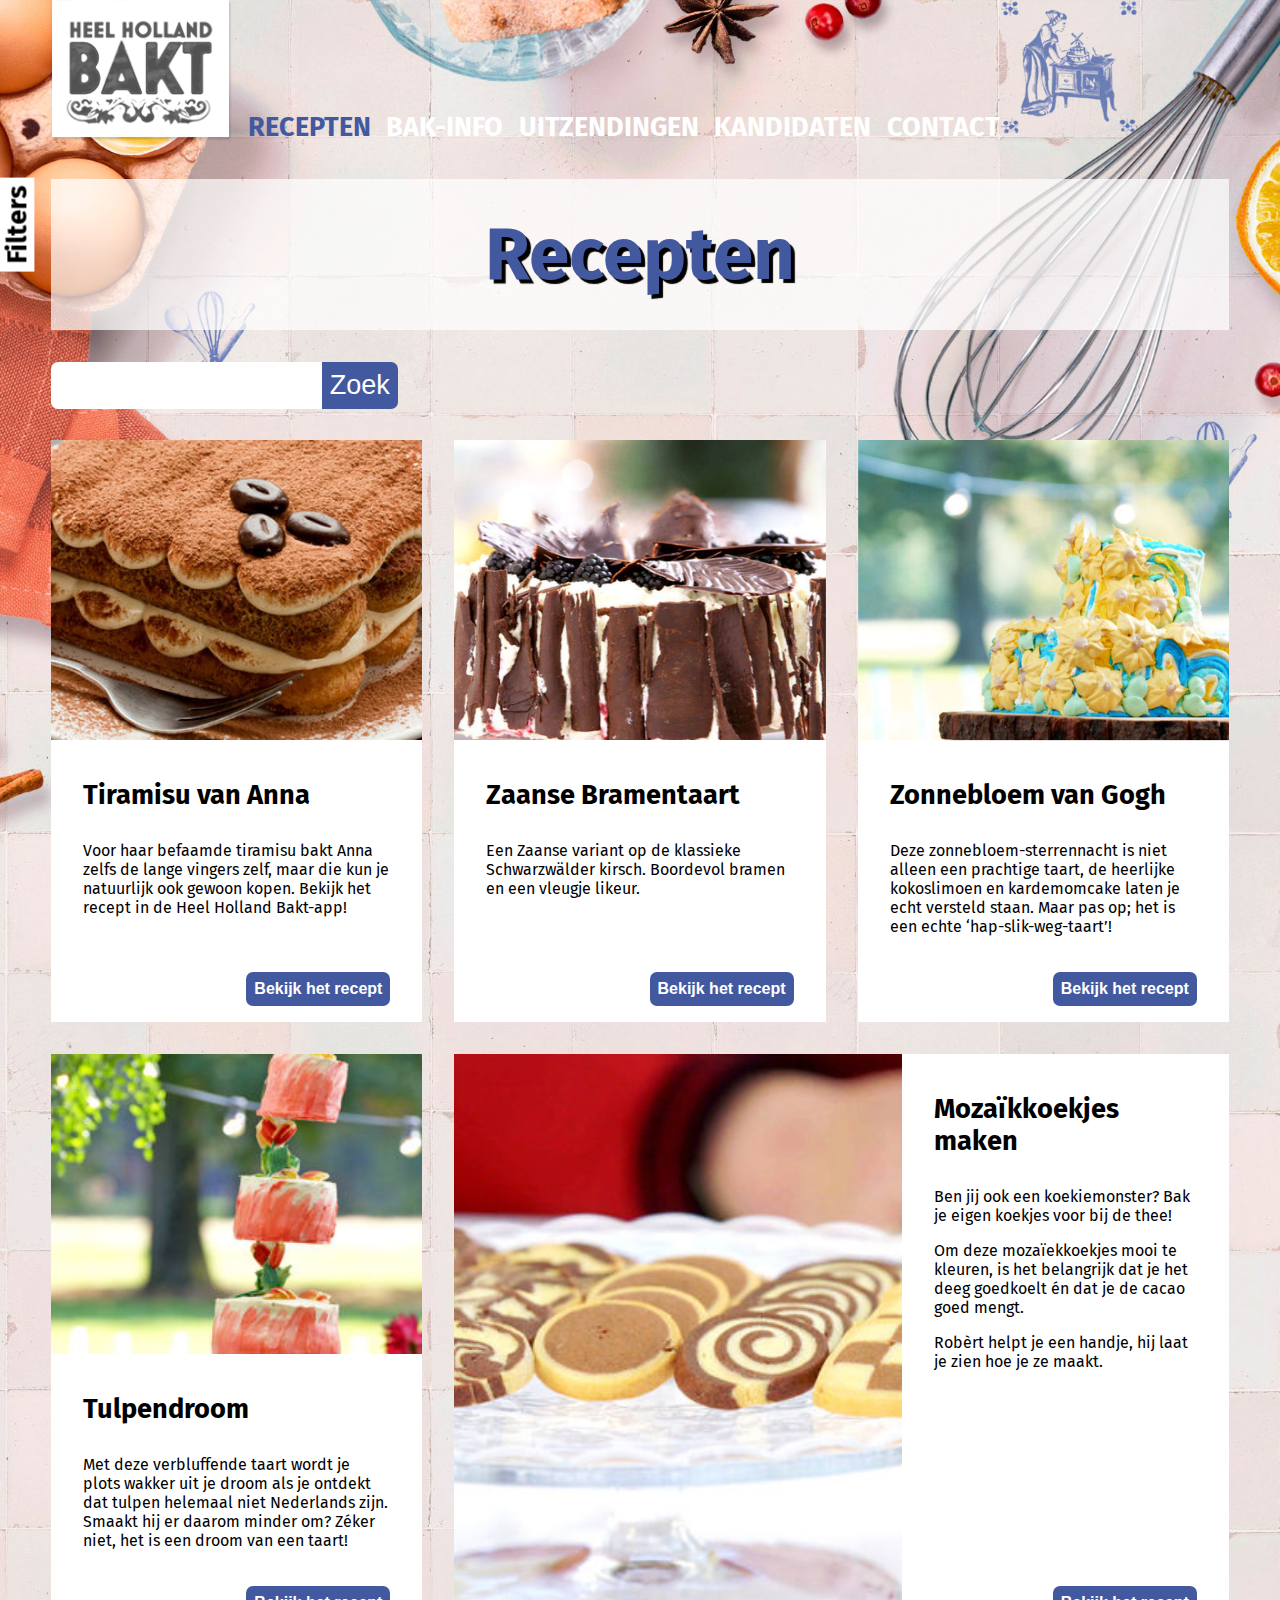
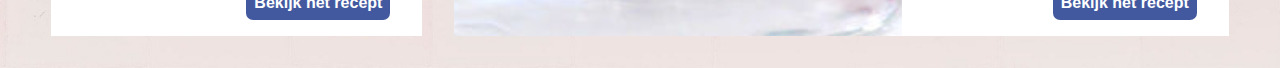
<file: index.html>
<!DOCTYPE html>
<html lang="nl">
	<head>
		<meta charset="UTF-8">
		<title>Heel Holland Bakt</title>
		<meta name="viewport" content="width=device-width, initial-scale=1">
		<link rel="stylesheet" type="text/css" href="css/style.css">
		<link href="https://fonts.googleapis.com/css?family=Fira+Sans:400,500&display=swap" rel="stylesheet">
	</head>

	<body class="receptenpagina">
		<header>
			<nav>
				<a href="home.html"><img src="img/logo.png"></a>
				<ul>
					<li><a href="index.html">RECEPTEN</a></li>
					<li><a href="">BAK-INFO</a></li>
					<li><a href="">UITZENDINGEN</a></li>
					<li><a href="">KANDIDATEN</a></li>
					<li><a href="contact.html">CONTACT</a></li>
				</ul>
			</nav>
		</header>

		<main>
			<section>
				<h1>Recepten</h1>

				<h2 class="h2f">Filters</h2>

				<form class="filters">
					<fieldset>
						<legend>Soort recept</legend>
							<label for="taart">
								<input type="checkbox" name="taart" id="taart">
								Taart
							</label>
							<label for="cake">
								<input type="checkbox" name="cake" id="cake">
								Cake
							</label>
							<label for="hartig">
								<input type="checkbox" name="hartig" id="hartig">
								Hartig
							</label>
							<label for="brood">
								<input type="checkbox" name="brood" id="brood">
								Brood
							</label>
							<label for="koekjes">
								<input type="checkbox" name="koekjes" id="koekjes">
								Koekjes
							</label>
						<legend>Moeilijkheidsgraad</legend>
							<label for="makkelijk">
								<input type="checkbox" name="makkelijk" id="makkelijk">
								Makkelijk
							</label>
							<label for="goedtedoen">
								<input type="checkbox" name="goedtedoen" id="goedtedoen">
								Goed te doen
							</label>
							<label for="moeilijk">
								<input type="checkbox" name="moeilijk" id="moeilijk">
								Moeilijk
							</label>
							<label for="gevorderd">
								<input type="checkbox" name="gevorderd" id="gevorderd">
								Gevorderd
							</label>
							<button>Filter</button>
					</fieldset>
					
				</form>

				<div class="zoek">
						<input type="search" name="zoeken"><button>Zoek</button>
				</div>
				<div class="recepten">
					<article class="recept">
						<div class="flipcontainer">
						<div class="kaart">
							<div class="voor">
								<img src="img/tiramisu-anna.jpg">
							</div>
							<div class="achter">
								<img src="img/anna.jpeg">
							</div>
						</div>
						</div>
						<div class="inhoud">
							<h2>Tiramisu van Anna</h2>
							<p>Voor haar befaamde tiramisu bakt Anna zelfs de lange vingers zelf, maar die kun je natuurlijk ook gewoon kopen. Bekijk het recept in de Heel Holland Bakt-app!</p>
							<button>Bekijk het recept</button>
						</div>
					</article>
					<article class="recept">
						<div class="flipcontainer">
						<div class="kaart">
							<div class="voor">
								<img src="img/bramentaart.jpg">
							</div>
							<div class="achter">
								<img src="img/maroeska.jpg">
							</div>
						</div>
						</div>
						<div class="inhoud">
							<h2>Zaanse Bramentaart</h2>
							<p>Een Zaanse variant op de klassieke Schwarzwälder kirsch. Boordevol bramen en een vleugje likeur.</p>
							<button>Bekijk het recept</button>
						</div>
					</article>
					<article class="recept">
						<div class="flipcontainer">
						<div class="kaart">
							<div class="voor">
								<img src="img/zonnebloem.jpg">
							</div>
							<div class="achter">
								<img src="img/anna.jpeg">
							</div>
						</div>
						</div>
						<div class="inhoud">
							<h2>Zonnebloem van Gogh</h2>
							<p>Deze zonnebloem-sterrennacht is niet alleen een prachtige taart, de heerlijke kokoslimoen en kardemomcake laten je echt versteld staan. Maar pas op; het is een echte ‘hap-slik-weg-taart’!</p>
							<button>Bekijk het recept</button>
						</div>
					</article>
					<article class="recept">
						<div class="flipcontainer">
						<div class="kaart">
							<div class="voor">
								<img src="img/tulpendroom.jpg">
							</div>
							<div class="achter">
								<img src="img/anna.jpeg">
							</div>
						</div>
						</div>
						<div class="inhoud">
							<h2>Tulpendroom</h2>
							<p>Met deze verbluffende taart wordt je plots wakker uit je droom als je ontdekt dat tulpen helemaal niet Nederlands zijn. Smaakt hij er daarom minder om? Zéker niet, het is een droom van een taart!</p>
							<button>Bekijk het recept</button>
						</div>
					</article>
					<article class="video">
						<img src="img/mozaikkoekjes.jpg">
						<div class="inhoud">
							<h2>Mozaïkkoekjes maken</h2>
							<p>Ben jij ook een koekiemonster? Bak je eigen koekjes voor bij de thee!</p>
							<p>Om deze mozaïekkoekjes mooi te kleuren, is het belangrijk dat je het deeg goedkoelt én dat je de cacao goed mengt.</p>
							<p>Robèrt helpt je een handje, hij laat je zien hoe je ze maakt.</p>
							<button>Bekijk het recept</button>
						</div>
					</article>
				</div>
			</section>
		</main>
		<footer>
			
		</footer>
		<script src="js/script.js"></script>
	</body>
</html>
</file>
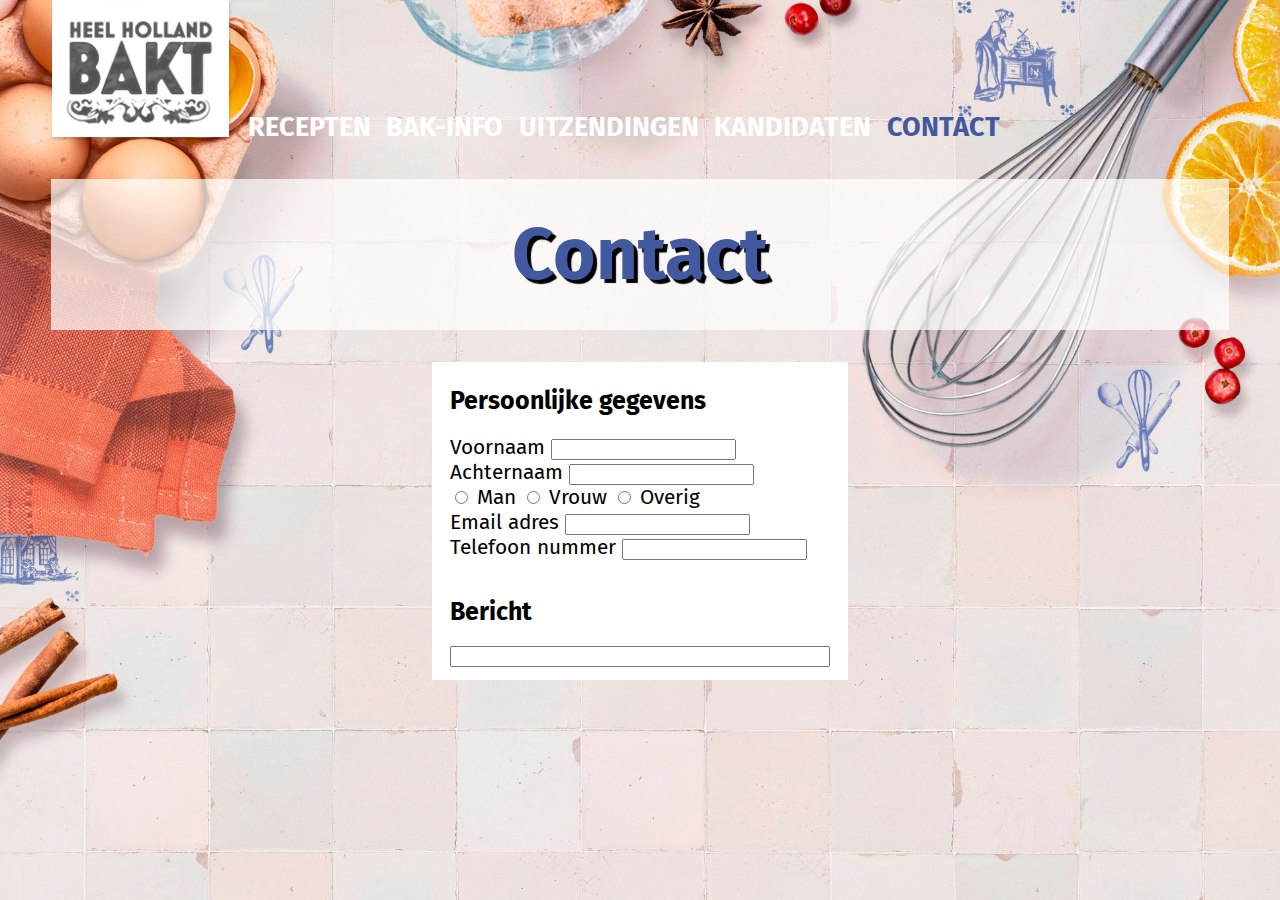
<file: contact.html>
<!DOCTYPE html>
<html lang="nl">
	<head>
		<meta charset="UTF-8">
		<title>Heel Holland Bakt</title>
		<meta name="viewport" content="width=device-width, initial-scale=1">
		<link rel="stylesheet" type="text/css" href="css/style.css">
		<link href="https://fonts.googleapis.com/css?family=Fira+Sans:400,500&display=swap" rel="stylesheet">
	</head>

	<body class="contactpagina">
		<header>
			<nav>
				<a href="home.html"><img src="img/logo.png"></a>
				<ul>
					<li><a href="index.html">RECEPTEN</a></li>
					<li><a href="">BAK-INFO</a></li>
					<li><a href="">UITZENDINGEN</a></li>
					<li><a href="">KANDIDATEN</a></li>
					<li><a href="contact.html">CONTACT</a></li>
				</ul>
			</nav>
		</header>

		<main>
			<section>
				<h1>Contact</h1>
				<form class="contact">
					<fieldset>
						<legend>Persoonlijke gegevens</legend>
						<label for="taart">
								Voornaam
								<input type="text" name="vnaam" id="vnaam">
						</label>
						<label for="taart">
								Achternaam
								<input type="text" name="anaam" id="anaam">
						</label>
						<div class="gender">
							<label for="taart">
								<input type="radio" name="gender" id="man">
								Man
							</label>
							<label for="taart">
								<input type="radio" name="gender" id="vrouw">
								Vrouw
							</label>
							<label for="taart">
								<input type="radio" name="gender" id="overig">
								Overig
							</label>
						</div>
						<label for="taart">
								Email adres
								<input type="email" name="email" id="email">
						</label>
						<label for="taart">
								Telefoon nummer
								<input type="tel" name="telefoon" id="telefoon">
						</label>
					</fieldset>
					<fieldset>
						<legend>Bericht</legend>
								<input type="textarea" name="bericht" id="bericht">
					</fieldset>
				</form>
			</section>
		</main>
		<footer>
			
		</footer>
		<script src="js/script.js"></script>
	</body>
</html>
</file>
<file: css/style.css>
*{
	box-sizing: border-box;
}
  
body{
	margin: 0;
	padding: 0;
	font-family: 'Fira Sans', sans-serif;
	font-size: 1.3em;
	background-image: url('../img/Achtergrondplaat.jpg');
	background-position: top;
	background-size: cover;
	background-repeat: no-repeat;
}

h1{
	text-align: center;
	font-size: 3.5em;
	color: rgb(67,89,159);
	text-shadow: 4px 4px 1px black;
	background-color: rgba(256,256,256,0.7);
	padding: 2rem 0;
	margin:  2rem 0;
}

h2{
	font-size: 1.7rem;
}

p{
 font-size: 1rem;
 padding:0.5rem 0;
 margin:0;
}

section{
	margin: 0 4vw 2rem 4vw;
}

/* Navigatie */
nav{
	display:flex;
	flex-direction: row;
}

nav ul{
	list-style-type: none;
	margin: 0;
	padding: 0;
	display: flex;
	flex-direction: row;
	align-items: flex-end;
	flex-wrap: wrap;
}

nav img{
	min-height: 3.2em;
	height: 11vw;
	padding: 0 0.75em 0 4vw; 
	display: inline;
}

nav img:hover{
	filter: grayscale(100%);
}

nav li{
	padding: 0.2em 0.75em 0.2em 0em;
}

nav li a:focus{
	/*background-color: rgba(77,77,77,0.2);*/
	outline: none;
	text-decoration: overline white;
}

nav li a:active{
	text-decoration: none;
}

nav li a{
	text-decoration: none;
	font-size: 1.3em;
	font-weight: 700;
	color: white;
	transition: border-bottom .2s linear, margin .4s ease-in;
	/*transition: font-size .4s ease-in;*/
}

nav li a:hover{
	color: rgb(67,89,159);
	border-bottom: 3px solid rgb(67,89,159);
	margin: 7px;
/*	font-size: 1.4em;*/
}

.receptenpagina [href="index.html"], .contactpagina [href="contact.html"] {
	color: rgb(67,89,159);
}

/* Einde navigatie*/

/*Zoekbalk recepten*/
.zoek{
	margin-bottom: 1.5em;
	width:100vw;
}

input[type=search] {
  border: none;
  padding: 0.3em;
  font-size: 1.3em;
  border-radius: 7px 0 0 7px;
  width: 10em;
  transition: width .9s ease-in;
}

input[type=search]:focus{
	width: 85vw;
	outline: 0;
}

button{
  background-color:rgb(67,89,159);
  border: none;
  color: white;
  padding: 0.3em;
  font-size: 1.3em;
  border-radius: 0 7px 7px 0;
}

.zoek button:hover{
	background-color: rgb(50,50,50);
}
/*Einde zoekbalk recepten*/

/*Filters*/
.filters{
	position: fixed;
	/*top: 2em;*/
	width: 12em;
	background-color: white;
	z-index: 10;
	margin-left: -20em;
	margin-top: -8.8em;
	transition: margin 1.5s cubic-bezier(.51,.06,.57,1.82);
}

.h2f{ /*Filter knop*/
	margin-top: -5.7em;
	padding: 0.1rem 0.5rem;
	position: fixed;
	left: -1.1em;
	transform: rotate(-90deg);
	cursor: pointer;
	background-color: white;
	z-index: 10;
	font-size: 1.7rem;
}

.showfilter{
	margin-left:-0.2em;
}	

fieldset{
	position: relative;
	border-style: none;
	display:flex;
	flex-direction: column;
}

legend{
	font-size: 1.2em;
	font-weight: 700;
	padding: 1.5rem 0 0.75rem 0;
	margin:0;
}

form button{
	font-size: 1em;
	border-radius: 7px;
	margin: 1em 1em 0.5em 7.3em;
}

input[type='checkbox']{ /*Bron:https://www.youtube.com/watch?v=K1sL3wPisJw;*/
	position: relative;
	top:5px;
	width: 2em;
	height: 2em;
	-webkit-appearance: none;
	outline: none;
	transition: .5s;
	margin-right: 1em;
	margin-bottom: 0.5em;
}

input[type='checkbox']:before{
	content:'';
	position: absolute;
	top: 0;
	left: 0;
	width: 100%;
	height: 100%;
	border: 3px solid black;
	transition:.5s;
}

input:checked[type='checkbox']:before{
	border-left: none;
	border-top: none;
	width: 1em;
	border-color: #00e08a;
	transform: rotate(45deg) translate(5px, -10px);
}

label{
	font-size: 1.3rem;
}

/*Einde filters*/

/* Recepten overzicht*/
.recepten{
	display: grid;
 	grid-template-columns: repeat(auto-fill, minmax(350px, 1fr)); /*Bron: https://css-tricks.com/snippets/css/complete-guide-grid/*/
  	grid-gap: 2rem;
}

.recept{
	display: flex;
	flex-direction: column;
	background-color: white;
}

.recept img{
	object-fit: cover;
	height:300px;
}

/*Bron flipcard: https://www.youtube.com/watch?v=OV8MVmtgmoY*/
.flipcontainer{
	perspective: 1000px; 
	position: relative;
	height:300px;
}

.kaart{
	position: absolute;
	height:100%;
	width: 100%;
	transform-style: preserve-3d;
	transition: all 1s ease;
}

.flipcontainer:hover .kaart{
	transform: rotateY(180deg);
}

.kaart img{
	object-fit: cover;
	height:300px;
	width:100%;
}

.voor{
	position:absolute;
	width:100%;
	height:100%;
	backface-visibility: hidden;
}

.achter{
	position:absolute;
	width:100%;
	height:100%;
	backface-visibility: hidden;
	transform: rotateY(180deg);
}
/*Einde flipcard*/

.video {
	grid-column-start: span 2;
	display: flex;
	flex-direction: row;
	background-color: white;
}

.video img{
	object-fit: cover;
	width: 35vw;
}

.inhoud{
	margin: 1rem 2rem;
	display: flex;
	flex-direction: column;
	position: relative;
	min-height: 250px;
}

.video .inhoud{
	min-height: 300px;
}

.recepten button{
	background-color: rgb(67,89,159);
  	border: none;
  	border-radius: 7px;
  	color: white;
  	padding: 0.5rem;
  	font-size: 1rem;
  	font-weight: 700;
  	align-self: flex-end;
  	position: absolute;
  	bottom:0;
}

.recepten button:hover{
	background-color: rgb(50,50,50);
}
/* Einde Recepten overzicht*/


/* Contact*/
.contact{
	background-color: white;
	margin:auto;
	width: 20em;
}

/*Einde contact*/
@media (max-width: 60em) {
	.showfilter{
	margin-left:0.5em;
	}
}

@media (max-width: 49.7em) {
	nav li a{
	font-size: 1em;
	}

	input[type=search]:focus{
	width: 78vw;
	outline: 0;
	}

	.showfilter{
	margin-left:1em;
	}

	.video {
	grid-column-start: span 1;
	display: flex;
	flex-direction: column;
 	}
	
	.inhoud{
		min-height: 200px;
	}

	.video .inhoud{
		min-height:280px;
	}

 	.video img{
	object-fit: cover;
	height: 300px;
	width:auto;
}
}
</file>
